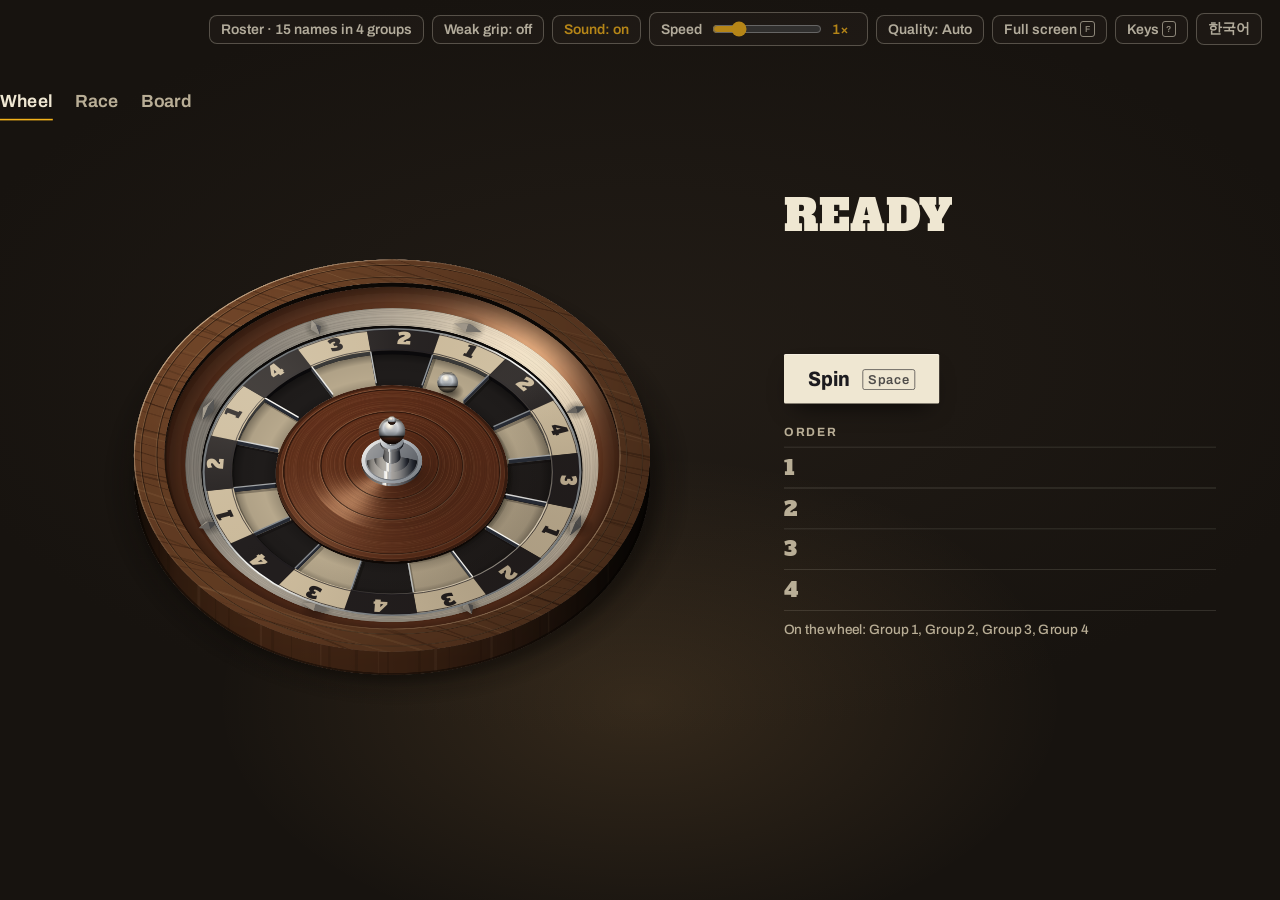
<file: index.html>
<!doctype html>
<html lang="en">
<head>
<meta charset="utf-8">
<meta name="viewport" content="width=device-width, initial-scale=1, viewport-fit=cover">
<title>Roll Call Crane</title>
<meta name="description" content="A classroom picker: a wheel or an animal race sets the group order and a crane picks one student per group, or a light board picks names one at a time.">
<link rel="preconnect" href="https://fonts.googleapis.com">
<link rel="preconnect" href="https://fonts.gstatic.com" crossorigin>
<link rel="stylesheet" href="https://fonts.googleapis.com/css2?family=Alfa+Slab+One&family=Archivo:wdth,wght@62..125,400..900&display=swap">
<link rel="stylesheet" href="css/style.css">
</head>
<body data-act="order" data-mode="wheel">

<div class="stage" id="stage" tabindex="-1">
  <section class="act-order" aria-label="Order">
    <div class="modes" role="radiogroup" aria-label="Game">
      <button role="radio" id="modeWheel" aria-checked="true" data-i18n="mode.wheel">Wheel</button>
      <button role="radio" id="modeRace" aria-checked="false" data-i18n="mode.race">Race</button>
      <button role="radio" id="modeBoard" aria-checked="false" data-i18n="mode.board">Board</button>
    </div>
    <div class="wheelbox"><canvas id="wheel" width="330" height="330" aria-label="Order wheel"></canvas></div>
    <div class="racebox"><canvas id="race" width="960" height="440" aria-label="Animal race"></canvas></div>
    <div class="boardbox" id="boardbox" role="region" aria-label="Light board">
      <div class="lb-frame">
        <div class="lb-bulbs bulbs" aria-hidden="true"></div>
        <div class="lb-grid" role="list"></div>
        <div class="lb-plate" aria-hidden="true" data-i18n="plate">ROLL CALL</div>
      </div>
      <div class="lb-tools">
        <button id="lbShuffle"><span data-i18n="btn.shuffle">Shuffle</span> <kbd>S</kbd></button>
        <button id="lbEdit" aria-pressed="false" data-i18n="btn.edit">Edit names</button>
        <button id="lbClear" data-i18n="btn.clear">Clear marks</button>
        <button id="lbRoster" data-i18n="btn.load">Load roster</button>
        <button id="lbCopy" data-i18n="btn.copy">Copy picks</button>
      </div>
    </div>
    <button class="go" id="spin"><span id="spinLabel">Spin</span> <kbd>Space</kbd></button>
  </section>

  <section class="cabinet" aria-label="Crane">
    <div class="marquee">
      <div class="bulbs" aria-hidden="true"></div>
      <div class="sign" id="sign">ROLL CALL CRANE</div>
      <div class="signsub" id="signsub">One pick per group</div>
      <div class="bulbs" aria-hidden="true"></div>
    </div>
    <div class="glass">
      <canvas id="machine" width="460" height="580" aria-label="Crane window with the current group's name cans"></canvas>
      <div class="count" id="count" aria-hidden="true"></div>
    </div>
    <div class="base">
      <div class="slot" aria-hidden="true"><i></i></div>
      <button class="start" id="start" aria-label="Start the crane now" data-i18n="btn.start">START</button>
    </div>
  </section>

  <section class="list" aria-label="Order and picks">
    <h2 id="listHead">Order</h2>
    <ol class="rows" id="rows"></ol>
    <p class="pool" id="pool"></p>
  </section>

  <section class="tray" id="lbTray" aria-label="Picked">
    <div class="tray-plate" aria-hidden="true" data-i18n="tray.picked">PICKED</div>
    <div class="tray-bed">
      <div class="tray-list" role="list"></div>
      <div class="tray-absent-wrap" hidden><div class="tray-sub" data-i18n="tray.absent">Absent</div><div class="tray-absent" role="list"></div></div>
    </div>
  </section>

  <button class="go ghost skip" id="skip" hidden><span data-i18n="btn.skip">Skip</span> <kbd>K</kbd></button>

  <div class="caption" aria-live="polite"><b id="msg" data-i18n="s.power">POWER ON</b><span id="sub"></span></div>

  <div class="board" id="board" hidden>
    <h2><span data-i18n="board.title">Roll call</span> <span id="boardDate"></span></h2>
    <ol class="rows big" id="boardRows"></ol>
    <div class="board-actions">
      <button class="go" id="copy" data-i18n="btn.copylist">Copy list</button>
      <button class="go ghost" id="again" data-i18n="btn.again">Run again</button>
    </div>
  </div>
</div>

<div class="house" id="house" aria-hidden="true"></div>
<div class="bars" aria-hidden="true"><i></i><i></i></div>
<div class="curtain" id="curtain" hidden aria-hidden="true"><i></i><i></i></div>

<div class="reveal" id="reveal" hidden role="dialog" aria-labelledby="rvFirst">
  <canvas id="portrait" width="520" height="560" aria-hidden="true"></canvas>
  <div class="rv-text">
    <div class="rv-group" id="rvGroup"></div>
    <div class="rv-name"><span id="rvFirst"></span><span id="rvLast"></span><div class="stamp" id="stamp"></div></div>
    <div class="rv-next" id="rvNext"></div>
  </div>
  <div class="rv-keys" id="rvKeys">
    <button id="here"><span data-i18n="btn.present">Present</span> <kbd>P</kbd></button>
    <button id="absent"><span data-i18n="btn.absent">Absent</span> <kbd>A</kbd></button>
    <button id="undo" hidden><span data-i18n="btn.undo">Undo</span> <kbd>Z</kbd></button>
  </div>
</div>

<nav class="teacher" aria-label="Teacher controls">
  <button id="openRoster"><span data-i18n="bar.roster">Roster</span> <span id="rosterCount"></span></button>
  <button id="hard" aria-pressed="false">Weak grip: off</button>
  <button id="sound" aria-pressed="true">Sound: on</button>
  <label class="speed" for="speed"><span data-i18n="bar.speed">Speed</span> <input type="range" id="speed" min="0.5" max="3" step="0.25" value="1"> <output id="speedOut">1×</output></label>
  <button id="quality">Quality: Auto</button>
  <button id="full"><span data-i18n="bar.full">Full screen</span> <kbd>F</kbd></button>
  <button id="keysBtn"><span data-i18n="bar.keys">Keys</span> <kbd>?</kbd></button>
  <button id="lang" lang="ko" data-i18n="bar.lang">한국어</button>
</nav>

<div class="keys" id="keys" hidden>
  <div class="keys-sheet" role="dialog" aria-label="Keys">
    <dl>
      <dt>Space</dt><dd data-i18n="keys.space">Spin · Start · Light up · Next</dd>
      <dt>K</dt><dd data-i18n="keys.k">Skip</dd>
      <dt>S</dt><dd data-i18n="keys.s">Shuffle the board</dd>
      <dt>P</dt><dd data-i18n="keys.p">Present</dd>
      <dt>A</dt><dd data-i18n="keys.a">Absent</dd>
      <dt>Z</dt><dd data-i18n="keys.z">Undo</dd>
      <dt>F</dt><dd data-i18n="keys.f">Full screen</dd>
      <dt>M</dt><dd data-i18n="keys.m">Sound</dd>
      <dt>[ ]</dt><dd data-i18n="keys.speed">Slower · faster</dd>
      <dt>R</dt><dd data-i18n="keys.r">Roster</dd>
    </dl>
    <button class="go" id="keysClose" data-i18n="btn.close">Close</button>
  </div>
</div>

<div class="modal" id="modal" hidden>
  <div class="sheet" role="dialog" aria-modal="true" aria-labelledby="rosterTitle">
    <div class="sheet-head">
      <h2 id="rosterTitle" data-i18n="r.title">Roster</h2>
      <span class="count" id="rCount"></span>
    </div>
    <div class="sheet-body">
      <div class="bar">
        <div class="stepper" aria-label="Number of groups">
          <button id="gMinus" aria-label="Fewer groups" data-i18n-label="r.fewer">−</button>
          <output id="gOut">4 groups</output>
          <button id="gPlus" aria-label="More groups" data-i18n-label="r.more">+</button>
        </div>
        <button class="btn" id="shuffle" data-i18n="r.shuffle">Shuffle names into groups</button>
        <button class="btn" id="togglePaste" aria-expanded="false" data-i18n="r.paste">Paste a list</button>
      </div>
      <div class="paste" id="paste" hidden>
        <textarea id="pasteText" spellcheck="false" placeholder="Group 1&#10;Minjun Kim&#10;Sojeong Lee&#10;Group 2&#10;Jeongseop Park"></textarea>
        <div class="bar">
          <button class="btn go" id="pasteReplace" data-i18n="r.replace">Replace roster</button>
          <button class="btn" id="pasteAdd" data-i18n="r.addto">Add to roster</button>
        </div>
      </div>
      <div class="gcols" id="gcols"></div>
      <p class="err" id="rErr" hidden></p>
    </div>
    <div class="sheet-foot">
      <button class="btn" id="rDefault">Restore class list</button>
      <div class="right">
        <button class="btn" id="rCancel" data-i18n="r.cancel">Cancel</button>
        <button class="btn go" id="rSave">Save and start over</button>
      </div>
    </div>
  </div>
</div>

<script src="lib/matter.min.js"></script>
<script src="js/sfx.js"></script>
<script src="js/art.js"></script>
<script src="js/i18n.js"></script>
<script src="js/animals/kit.js"></script>
<script src="js/animals/redpanda.js"></script>
<script src="js/animals/turtle.js"></script>
<script src="js/animals/axolotl.js"></script>
<script src="js/animals/shark.js"></script>
<script src="js/animals/pangolin.js"></script>
<script src="js/roulette.js"></script>
<script src="js/race.js"></script>
<script src="js/board.js"></script>
<script src="js/machine.js"></script>
<script src="js/roster.js"></script>
<script src="js/game.js"></script>
</body>
</html>
</file>
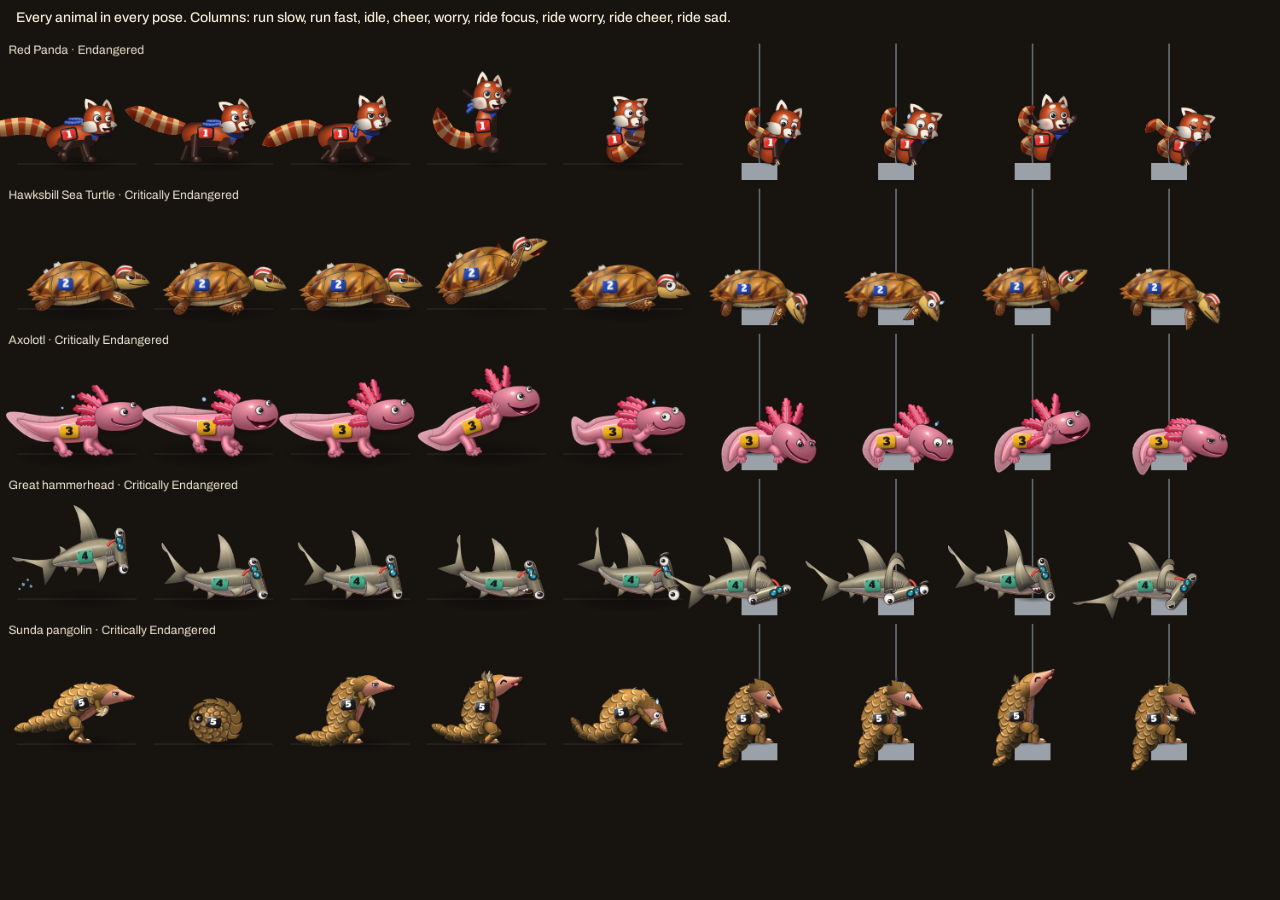
<file: tools/animals.html>
<!doctype html>
<html lang="en">
<head>
<meta charset="utf-8">
<meta name="viewport" content="width=device-width, initial-scale=1">
<title>Animal sheet</title>
<link rel="stylesheet" href="https://fonts.googleapis.com/css2?family=Alfa+Slab+One&family=Archivo:wdth,wght@62..125,400..900&display=swap">
<style>
  body{margin:0;background:#17130f;color:#efe7d2;font:500 14px Archivo,Arial,sans-serif}
  canvas{display:block;width:1500px;height:auto;max-width:100%}
  p{margin:10px 16px}
</style>
</head>
<body>
<p>Every animal in every pose. Columns: run slow, run fast, idle, cheer, worry, ride focus, ride worry, ride cheer, ride sad. <span id="missing"></span></p>
<canvas id="c" width="1500" height="900"></canvas>
<script src="../js/art.js"></script>
<script src="../js/animals/kit.js"></script>
<script src="../js/animals/redpanda.js"></script>
<script src="../js/animals/turtle.js"></script>
<script src="../js/animals/axolotl.js"></script>
<script src="../js/animals/shark.js"></script>
<script src="../js/animals/pangolin.js"></script>
<script>
  const keys = ['redpanda', 'turtle', 'axolotl', 'shark', 'pangolin'];
  const cols = [
    { mode: 'run', speed: .5 }, { mode: 'run', speed: 1.5 }, { mode: 'idle' }, { mode: 'cheer' }, { mode: 'worry' },
    { mode: 'ride', emotion: 'focus', look: 1 }, { mode: 'ride', emotion: 'worry', look: 1 }, { mode: 'ride', emotion: 'cheer', look: 0 }, { mode: 'ride', emotion: 'sad', look: .5 },
  ];
  const cv = document.getElementById('c'), g = cv.getContext('2d'), d = Math.min(2, devicePixelRatio || 1);
  cv.width = 1500 * d; cv.height = 900 * d;
  document.getElementById('missing').textContent = keys.filter(k => !ANIMALS[k]).map(k => 'missing: ' + k).join(' ');
  const bibs = [{ n: 1, bg: '#e2372c', fg: '#fff' }, { n: 2, bg: '#2447b5', fg: '#fff' }, { n: 3, bg: '#f3b21b', fg: '#1c1b1f' }, { n: 4, bg: '#46b089', fg: '#1c1b1f' }, { n: 5, bg: '#1c1b1f', fg: '#fff' }];
  let t0 = performance.now();
  function draw(now) {
    const t = (now - t0) / 1000;
    g.setTransform(d, 0, 0, d, 0, 0); g.clearRect(0, 0, 1500, 900);
    keys.forEach((k, r) => {
      const A = ANIMALS[k], y = 150 + r * 170;
      g.fillStyle = '#efe7d2'; g.font = '14px Archivo'; g.fillText(A ? `${A.name} · ${A.status}` : k + ' (missing)', 10, y - 128);
      cols.forEach((c, i) => {
        const x = 90 + i * 160;
        if (c.mode === 'ride') {   // a stand-in crane hub
          g.fillStyle = '#9aa1a8'; g.fillRect(x - 21, y, 42, 20); g.fillStyle = '#5f666d'; g.fillRect(x - 1, y - 140, 2, 140);
        } else { g.fillStyle = 'rgba(255,255,255,.06)'; g.fillRect(x - 70, y, 140, 2); }
        if (!A) return;
        g.save(); g.translate(x, y);
        try { A.draw(g, { t: t + i * .21, mode: c.mode, speed: c.speed || 1, emotion: c.emotion || 'focus', look: c.look || 0, bib: bibs[r], scale: 1 }); }
        catch (e) { g.restore(); g.save(); g.fillStyle = 'red'; g.fillText('ERR ' + e.message, x - 60, y - 40); }
        g.restore();
      });
    });
    requestAnimationFrame(draw);
  }
  requestAnimationFrame(draw);
</script>
</body>
</html>
</file>
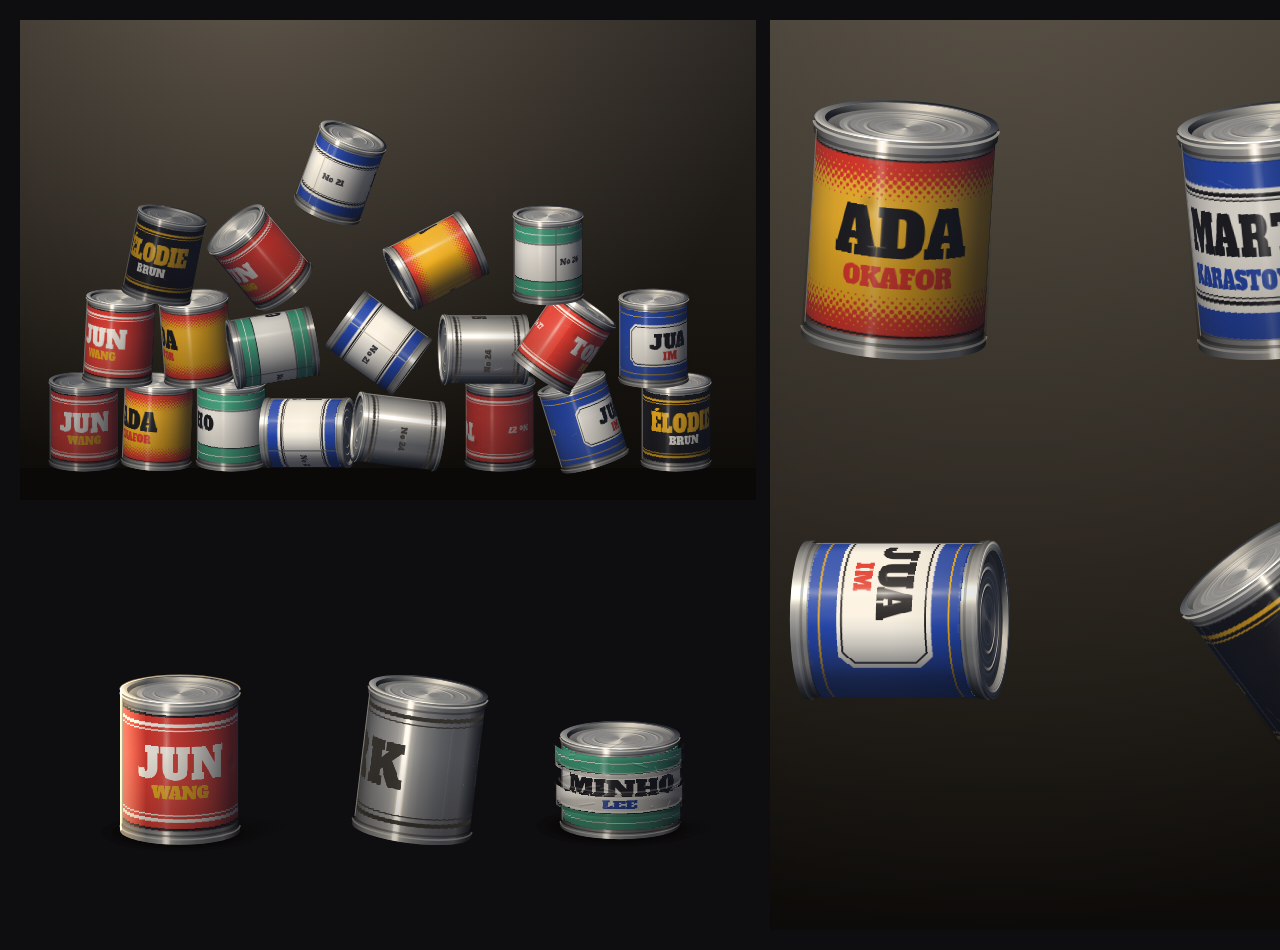
<file: tools/cans.html>
<!doctype html><meta charset="utf-8"><title>Cans</title>
<!-- preview of ART.drawCan: ?v=all | pile | close | poses | reveal (&sq=, &spin=) | machine (&m=play, &n=, &copies=, &sec=, &seed=, &cw=)
     | bench (&raf=1 times real frames; &only=moving,...); &t=seconds for the carried label -->
<link rel="stylesheet" href="https://fonts.googleapis.com/css2?family=Alfa+Slab+One&family=Archivo:wdth,wght@62..125,400..900&display=swap">
<style>html,body{margin:0;background:#0e0d10;color:#b9b2a6;font:12px Archivo,sans-serif}canvas{display:block}#o{position:fixed;right:8px;top:6px}</style>
<div id="o"></div><canvas id="c"></canvas>
<script src="../js/art.js"></script>
<script>
const q = new URLSearchParams(location.search), V = q.get('v') || 'all', T = +(q.get('t') || 1.3);
const cv = document.getElementById('c'), g = cv.getContext('2d'), dpr = Math.max(1, devicePixelRatio || 1);
const W = 1500, H = 950; cv.width = W * dpr; cv.height = H * dpr; cv.style.width = W + 'px'; cv.style.height = H + 'px';
const names = ['Jun Wang', 'Martin Karastoyanov', 'Jua Im', 'Ada Okafor', 'Seo-yeon Park', 'Élodie Brun', 'Minho Lee', 'Tomas Ruiz'];
const cans = names.map((n, i) => ({ name: n, label: i % 7, lot: String(20 + i), body: { id: i } }));
function room(x, y, w, h) {             // the machine's dark interior with the marquee lamp above
  g.save(); g.beginPath(); g.rect(x, y, w, h); g.clip();
  const b = g.createLinearGradient(0, y, 0, y + h); b.addColorStop(0, '#2a2622'); b.addColorStop(.7, '#16130f'); b.addColorStop(1, '#0d0b09');
  g.fillStyle = b; g.fillRect(x, y, w, h);
  const l = g.createRadialGradient(x + w * .32, y - h * .1, 20, x + w * .32, y - h * .1, h * 1.1);
  l.addColorStop(0, 'rgba(255,233,196,.22)'); l.addColorStop(1, 'rgba(255,233,196,0)'); g.fillStyle = l; g.fillRect(x, y, w, h);
  g.restore();
}
function pile(ox, oy, s) {              // game-size cans (44 x 58) in a settled heap, drawn at stage zoom s
  g.save(); g.translate(ox, oy); g.scale(s, s);
  room(0, 0, 460, 300);
  const fl = 280; g.fillStyle = '#0b0908'; g.fillRect(0, fl, 460, 20);
  const P = [[40, 0, 0], [86, 0, .04], [132, 0, 0], [180, 0, 1.5708], [236, 0, 1.5708 + .12], [300, 0, 3.14], [352, 0, -.3], [410, 0, 0],
    [62, 1, .05], [110, 1, -.08], [158, 1, 1.4], [224, 1, 2.2], [290, 1, -1.5708], [340, 1, .6], [396, 1, 0],
    [90, 2, .2], [150, 2, -.7], [260, 2, 1.1], [330, 2, 0], [200, 3, .35]];
  P.forEach(([x, r, a], i) => {
    const up = Math.abs(Math.cos(a)), ext = 29 * up + 22 * (1 - up);
    ART.drawCan(g, cans[(i * 3) % 8], x, fl - ext - r * 52, a, 44, 58, { spin: (i * .137) % 1, lit: i % 5 ? 1 : .55 });
  });
  g.restore();
}
function close(ox, oy, s, k, a, o) { g.save(); g.translate(ox, oy); g.scale(s, s); ART.drawCan(g, cans[k], 0, 0, a, 44, 58, o || {}); g.restore(); }
function draw() {
  g.setTransform(dpr, 0, 0, dpr, 0, 0); g.fillStyle = '#0e0d10'; g.fillRect(0, 0, W, H);
  if (V === 'pile') { pile(40, 60, 3); return; }
  if (V === 'close') { room(0, 0, W, H); close(260, 470, 7, 3, .1); close(760, 470, 7, 1, -.06, { spin: .05 }); close(1230, 470, 6, 0, .25, { labelShift: T * .35 }); return; }
  if (V === 'poses') {
    room(0, 0, W, H);
    [0, .5, 1.5708, 2.4, 3.1416, -1.5708, -.7].forEach((a, i) => close(120 + i * 210, 260, 3.2, i % 8, a, { spin: i * .1 }));
    [0, .2, .4, .6, .8].forEach((s, i) => close(160 + i * 290, 700, 4.2, (i + 2) % 8, 0, { spin: s, lit: i === 4 ? .4 : 1 }));
    return;
  }
  if (V === 'reveal') {                 // the roll-call portrait as game.js paints it: black stage, a pool of lamp light
    const sq = +(q.get('sq') || 0), spin = +(q.get('spin') || 0);
    [[0, cans[1], sq, spin], [760, cans[3], .5, .1]].forEach(([ox, can, sqz, sp]) => {
      g.save(); g.translate(ox + 60, 120); g.fillStyle = '#060506'; g.fillRect(0, 0, 520, 560);
      const beam = g.createLinearGradient(0, 0, 0, 500); beam.addColorStop(0, 'rgba(255,233,196,0)'); beam.addColorStop(1, 'rgba(255,233,196,.16)');
      g.fillStyle = beam; g.beginPath(); g.moveTo(190, 0); g.lineTo(330, 0); g.lineTo(470, 500); g.lineTo(50, 500); g.closePath(); g.fill();
      g.save(); g.translate(260, 478); g.scale(1, .3); const pool = g.createRadialGradient(0, 0, 8, 0, 0, 250);
      pool.addColorStop(0, 'rgba(255,233,196,.6)'); pool.addColorStop(1, 'rgba(255,233,196,0)'); g.fillStyle = pool; g.beginPath(); g.arc(0, 0, 250, 0, Math.PI * 2); g.fill(); g.restore();
      const w = 200, h = w * 58 / 44;
      ART.drawCan(g, can, 200, 470 - h / 2 * (1 - sqz * .7), 0, w, h, { spin: sp, squash: sqz, shadow: true, rim: 1 });
      g.restore();
    });
    return;
  }
  // all: pile at stage size on the left, three close-ups on the right
  pile(20, 20, 1.6);
  room(770, 20, 710, 910);
  close(900, 230, 4.2, 3, .06); close(1280, 230, 4.2, 1, -.1, { spin: .04 });
  close(900, 620, 3.6, 2, 1.5708, { spin: .1 }); close(1300, 640, 3.6, 5, 2.5, { spin: .3 });
  ART.drawCan(g, cans[0], 180, 760, 0, 120, 158, { shadow: true, rim: .8 });
  ART.drawCan(g, cans[4], 420, 760, .12, 120, 158, { labelShift: T * .35 });
  ART.drawCan(g, cans[6], 620, 780, 0, 120, 158, { squash: .45, shadow: true });
}
function machine() {                    // the real crane with a real pile: ?v=machine&n=16&copies=3&sec=6&seed=1
  const load = src => new Promise((ok, no) => { const s = document.createElement('script'); s.src = src; s.onload = ok; s.onerror = no; document.head.appendChild(s); });
  cv.remove();
  const mc = document.createElement('canvas'); mc.style.width = (q.get('cw') || 740) + 'px'; document.body.appendChild(mc);
  let seed = +(q.get('seed') || 1); Math.random = () => { seed = (seed * 16807) % 2147483647; return (seed - 1) / 2147483646; };
  const all = ['Jun Wang', 'Martin Karastoyanov', 'Jua Im', 'Ada Okafor', 'Seo-yeon Park', 'Élodie Brun', 'Minho Lee', 'Tomas Ruiz', 'Han Nia', 'Sungjoo Kim', 'Jae Lee', 'Minjun Kim', 'Sojeong Lee', 'Martin Lee', 'Angeon Lee', 'Tae Oh'];
  const fonts = document.fonts ? Promise.race([document.fonts.load('40px "Alfa Slab One"'), new Promise(r => setTimeout(r, 3000))]).catch(() => {}) : Promise.resolve();
  ['../lib/matter.min.js', '../js/animals/kit.js', '../js/animals/redpanda.js', '../js/machine.js'].reduce((p, s) => p.then(() => load(s)), fonts).then(() => {
    const M = Machine(mc, { sfx() {}, motor() {}, onReady() {}, onSeek() {}, onMiss() {}, onSlip() {}, onPick() {}, onBeat() {} });
    M.setRider('redpanda', { n: '1', bg: '#e2372c', fg: '#fff' });
    const ns = all.slice(0, +(q.get('n') || 8)), cp = +(q.get('copies') || 3);
    if (q.get('m') === 'play') M.play(ns, 'Group 1', cp); else M.attract(ns.flatMap(n => Array(cp).fill(n)));
    const sec = +(q.get('sec') || 5);
    for (let i = 0; i < sec * 60; i++) M.frame(1 / 60, 1 / 60);
    let f = 0; const tick = () => { M.frame(1 / 60, 1 / 60); if (++f < 40) requestAnimationFrame(tick); }; tick();
  }, e => { document.getElementById('o').textContent = 'load failed ' + e; });
}
function bench() {                      // ?v=bench: JS cost per frame of 20 cans (median and p95 ms) in four situations
  const cs = []; for (let i = 0; i < 20; i++) { const n = names[i % 8]; cs.push({ name: n, ...ART.canStyle(n), body: { id: i } }); }
  const S = {
    still: t => cs.forEach((k, i) => ART.drawCan(g, k, 60 + (i % 10) * 80, 150 + (i / 10 | 0) * 200, (i * .7) % 6.28, 44, 58, {})),
    moving: t => cs.forEach((k, i) => ART.drawCan(g, k, 60 + (i % 10) * 80, 150 + (i / 10 | 0) * 200 + Math.sin(t * 2 + i) * 20, t * .7 + i, 44, 58, { spin: (t * .2 + i * .1) % 1, lit: .5 + .5 * Math.sin(t + i) })),
    zoom3: t => { g.translate(450, 300); g.scale(3, 3); g.translate(-450, -300); cs.forEach((k, i) => ART.drawCan(g, k, 60 + (i % 10) * 80, 150 + (i / 10 | 0) * 200, t * .7 + i, 44, 58, {})); },
    carry: t => cs.forEach((k, i) => ART.drawCan(g, k, 60 + (i % 10) * 80, 150 + (i / 10 | 0) * 200, .1, 44, 58, { labelShift: t * .35 + i })),
  };
  const names2 = q.get('only') ? q.get('only').split(',') : Object.keys(S), out = [], raf = q.get('raf') === '1'; let si = 0, f = 0, ts = [], iv = [], last = 0;
  const step = () => {
    const t = f / 60, a = performance.now(); if (last) iv.push(a - last); last = a;
    g.setTransform(dpr * 1.5, 0, 0, dpr * 1.5, 0, 0); g.fillStyle = '#222'; g.fillRect(0, 0, W, H);
    S[names2[si]](t);
    ts.push(performance.now() - a);
    if (++f === 150) {
      const w = ts.slice(30).sort((x, y) => x - y);
      const v = iv.slice(30).sort((x, y) => x - y);
      out.push(`${names2[si]} med ${w[w.length >> 1].toFixed(2)} p95 ${w[Math.floor(w.length * .95)].toFixed(2)} max ${w[w.length - 1].toFixed(2)}` + (raf ? ` frame med ${v[v.length >> 1].toFixed(1)} p95 ${v[Math.floor(v.length * .95)].toFixed(1)}` : ''));
      f = 0; ts = []; iv = []; last = 0; si++;
      if (si === names2.length) { document.getElementById('o').textContent = 'RES ' + out.join(' | '); return; }
    }
    if (raf) requestAnimationFrame(step); else step();
  };
  step();
}
if (V === 'bench') bench(); else if (V === 'machine') machine(); else { draw(); for (let i = 1; i < 30; i++) setTimeout(draw, i * 70); }
</script>
</file>
<file: css/style.css>
/* Roll Call Crane.
   Layout: one 1600x900 stage scaled to the window (projector first), two acts switched by body[data-act]:
   order (wheel or race, big) and play (the crane cabinet, big). A narrow portrait window falls back to a flow layout.
   Look: lithographed tin toys under one warm lamp in a dark arcade. Light makes the edges, not outlines.
   One shadow family, soft. Radius only on physical objects. No pills, no stars, no offset shadows. */
:root{
  --room:#17130f; --room-2:#221c16; --cream:#efe7d2; --cream-2:#b9ae96; --ink:#1c1b1f; --paper:#fbf8f1;
  --lamp:#ffe9c4; --tomato:#e2372c; --cabinet:#c9332a; --cobalt:#2447b5; --mustard:#f3b21b; --mint:#46b089;
  --present:#17835c; --steel:#6b7178; --wall:#f2f1ee;
  --slab:"Alfa Slab One","Black Han Sans",Rockwell,Georgia,serif;
  --ui:"Archivo","Noto Sans KR","Malgun Gothic","Helvetica Neue",Arial,sans-serif;
  --fit:1; --drama:0; --cx:50%; --cy:50%;
  color-scheme:dark;
}
*{box-sizing:border-box}
[hidden]{display:none!important}
html,body{margin:0;height:100%}
body{
  background:
    radial-gradient(ellipse 46% 38% at 50% 78%,rgba(255,190,110,.13),transparent 72%),
    radial-gradient(ellipse 80% 60% at 50% 40%,var(--room-2),var(--room) 70%);
  background-color:var(--room);
  color:var(--cream);font-family:var(--ui);font-size:16px;line-height:1.35;overflow:hidden;
  -webkit-font-smoothing:antialiased;
}
button{font:inherit;color:inherit;background:none;border:0;padding:0;cursor:pointer}
button:disabled{opacity:.35;cursor:default}
:focus-visible{outline:2px solid var(--mustard);outline-offset:4px}
kbd{font:600 .62em/1 var(--ui);letter-spacing:.04em;padding:.2em .4em;border:1px solid currentColor;border-radius:3px;opacity:.75;vertical-align:.15em}

/* ---------- stage ---------- */
.stage{position:fixed;left:50%;top:50%;width:1600px;height:900px;transform:translate(-50%,-50%) scale(var(--fit));transform-origin:50% 50%;outline:none}
.stage>*{position:absolute}

/* order act */
.act-order{inset:0}
.modes{left:64px;top:44px;display:flex;gap:28px;font-weight:650;font-size:22px}
.modes button{padding-bottom:6px;border-bottom:2px solid transparent;color:var(--cream-2)}
.modes button[aria-checked="true"]{color:var(--cream);border-bottom-color:var(--mustard)}
.wheelbox{position:absolute;left:120px;top:110px;width:740px;height:740px}
#wheel{width:100%;height:100%;display:block;touch-action:none;cursor:grab}
#wheel.grabbing{cursor:grabbing}
.racebox{position:absolute;left:40px;top:100px;width:1520px;height:697px;display:none}
#race{width:100%;height:100%;display:block;border-radius:6px;box-shadow:0 30px 60px -30px rgba(0,0,0,.8)}
.go{font:760 26px/1 var(--ui);font-stretch:90%;padding:18px 30px;background:var(--cream);color:var(--ink);border-radius:2px;box-shadow:0 1px 0 rgba(255,255,255,.4) inset,0 14px 30px -14px rgba(0,0,0,.8)}
.go:hover{background:#fff}
.go:active{background:var(--mustard)}
.go.ghost{background:transparent;color:var(--cream);box-shadow:inset 0 0 0 1px rgba(239,231,210,.5)}
.go kbd{margin-left:10px}
#spin{position:absolute;left:980px;top:330px}

/* crane cabinet */
.cabinet{left:420px;top:10px;width:620px;height:880px;display:none;flex-direction:column;align-items:center;
  background:linear-gradient(90deg,rgba(0,0,0,.34),transparent 8%,transparent 90%,rgba(0,0,0,.4)),linear-gradient(180deg,#d8453a,var(--cabinet) 30%,#9e2820);
  border-radius:18px 18px 6px 6px;padding:14px 22px 0;
  box-shadow:inset 0 1px 0 rgba(255,255,255,.35),inset 0 -40px 60px -30px rgba(0,0,0,.5),0 40px 80px -30px rgba(0,0,0,.9)}
.cabinet::after{content:"";position:absolute;left:4%;right:4%;bottom:-26px;height:52px;background:radial-gradient(closest-side,rgba(0,0,0,.6),transparent);z-index:-1}
.marquee{position:relative;width:100%;height:118px;border-radius:12px 12px 3px 3px;overflow:hidden;
  background:radial-gradient(ellipse 70% 95% at 50% 55%,#fff6d6 0%,#f7c64a 42%,#c07a12 86%,#704007);
  box-shadow:inset 0 0 0 4px #2a1c10,inset 0 0 34px 6px rgba(80,40,0,.55),0 2px 0 rgba(255,255,255,.25)}
.marquee::after{content:"";position:absolute;inset:0;background:linear-gradient(180deg,rgba(255,255,255,.35),transparent 38%);pointer-events:none}
.sign{position:absolute;left:0;right:0;top:26px;text-align:center;font:44px/1 var(--slab);color:#2a1a08;letter-spacing:.01em;white-space:nowrap;overflow:hidden;text-overflow:ellipsis;padding-inline:24px}
.signsub{position:absolute;left:0;right:0;top:76px;text-align:center;font:700 15px/1 var(--ui);letter-spacing:.18em;text-transform:uppercase;color:#5a3a12}
.bulbs{position:absolute;left:14px;right:14px;display:flex;justify-content:space-between;height:8px}
.bulbs:first-child{top:9px}.bulbs:last-child{bottom:9px}
.bulbs i{width:7px;height:7px;border-radius:50%;background:#7a5220;box-shadow:inset 0 -1px 1px rgba(0,0,0,.5)}
.bulbs i.on{background:#fffbe6;box-shadow:0 0 8px 2px rgba(255,236,160,.9)}
.glass{position:relative;margin-top:12px;width:560px;height:706px;border-radius:4px;overflow:hidden;background:#0e0d10;
  box-shadow:0 0 0 7px #151316,0 0 0 9px rgba(255,255,255,.12),inset 0 0 0 1px rgba(255,255,255,.08)}
#machine{display:block;width:100%;height:100%}
.count{position:absolute;inset:0;display:grid;place-items:center;pointer-events:none;font:300px/1 var(--slab);color:var(--mustard);
  -webkit-text-stroke:8px #2a1a08;paint-order:stroke fill;text-shadow:0 20px 50px rgba(0,0,0,.6);opacity:0}
.count.tick{animation:tick .6s cubic-bezier(.2,0,0,1) forwards}
@keyframes tick{0%{opacity:0;transform:scale(1.25)}12%{opacity:1;transform:scale(1)}70%{opacity:1}100%{opacity:0;transform:scale(.96)}}
.base{position:relative;width:100%;flex:1;display:grid;grid-template-columns:auto auto 1fr;align-items:center;gap:22px;padding:10px 6px 12px}
.slot{width:34px;height:52px;border-radius:4px;background:linear-gradient(180deg,#d9dcdf,#8f969e);box-shadow:inset 0 1px 0 #fff,0 2px 4px rgba(0,0,0,.5);display:grid;place-items:center}
.slot i{width:4px;height:28px;border-radius:2px;background:#1c1b1f}
.start{width:74px;height:74px;border-radius:50%;font:800 13px/1 var(--ui);letter-spacing:.1em;color:#3a0906;
  background:radial-gradient(circle at 38% 32%,#ffb3a8 0,#ff5a47 22%,#c4200f 62%,#6e0e05 100%);
  box-shadow:0 0 0 5px #2a1c10,0 0 0 7px rgba(255,255,255,.15),0 8px 0 #1a0f08,0 12px 20px rgba(0,0,0,.6)}
.start:active,.start.hit{transform:translateY(6px);box-shadow:0 0 0 5px #2a1c10,0 0 0 7px rgba(255,255,255,.15),0 2px 0 #1a0f08}
.start.ready{animation:glow 1s ease-in-out infinite alternate}
@keyframes glow{to{filter:brightness(1.25) drop-shadow(0 0 14px rgba(255,90,70,.8))}}

/* list of the order and picks: typeset rows, no boxes */
.list{left:980px;top:420px;width:540px}
.list h2{margin:0 0 10px;font:700 15px var(--ui);letter-spacing:.16em;text-transform:uppercase;color:var(--cream-2)}
.rows{list-style:none;margin:0;padding:0;counter-reset:n}
.rows li{display:grid;grid-template-columns:44px 30px 1fr;align-items:baseline;gap:0 14px;padding:12px 0;border-top:1px solid rgba(239,231,210,.18);font-variant-numeric:tabular-nums}
.rows li:last-child{border-bottom:1px solid rgba(239,231,210,.18)}
.rows .n{font:26px/1 var(--slab);color:var(--cream-2)}
.rows .g{display:inline-grid;place-items:center;width:28px;height:28px;border-radius:50%;font:14px/1 var(--slab);align-self:center}
.rows .who{font:720 26px/1.15 var(--ui);font-stretch:85%;color:var(--cream);overflow-wrap:anywhere}
.rows .who.wait{font-weight:450;color:var(--cream-2)}
.rows .abs{grid-column:3;font:500 16px var(--ui);color:#8f8676}
.rows .abs s{text-decoration-thickness:1px}
.rows li.cur .n{color:var(--mustard)}
.rows li.cur .who{color:var(--mustard)}
.rows li.pop{animation:pop .5s cubic-bezier(.2,0,0,1)}
@keyframes pop{from{background:rgba(243,178,27,.22)}to{background:transparent}}
.pool{margin:14px 0 0;font:500 17px var(--ui);color:var(--cream-2)}

/* caption: the operator's line */
.caption{left:980px;top:130px;width:560px;display:grid;gap:10px}
.caption b{font:54px/1 var(--slab);color:var(--cream);letter-spacing:.01em;min-height:54px}
.caption span{font:500 24px/1.3 var(--ui);color:var(--cream-2);max-width:30ch}

/* play act */
body[data-act="play"] .act-order,body[data-act="done"] .act-order{display:none}
body[data-act="play"] .cabinet,body[data-act="done"] .cabinet{display:flex}
body[data-act="play"] .caption{left:52px;top:150px;width:340px}
body[data-act="play"] .caption b{font-size:40px;min-height:80px}
body[data-act="play"] .caption span{font-size:21px}
body[data-act="play"] .list{left:1100px;top:110px;width:440px}
body[data-mode="race"] .wheelbox{display:none}
body[data-mode="race"] .racebox{display:block}
body[data-mode="race"][data-act="order"] .list{display:none}
body[data-mode="race"][data-act="order"] .caption{left:64px;top:812px;width:1100px;grid-template-columns:auto 1fr;align-items:baseline;gap:22px}
body[data-mode="race"][data-act="order"] .caption b{font-size:36px;min-height:0}
body[data-mode="race"][data-act="order"] .caption span{font-size:20px;max-width:none}
body[data-mode="race"] #spin{left:auto;right:40px;top:806px}
body[data-mode="race"] .modes{top:34px}

/* board at the end */
.board{inset:0;padding:80px 120px;background:var(--room);display:block}
.board h2{margin:0 0 30px;font:64px/1 var(--slab);color:var(--cream)}
.board h2 span{font:500 24px var(--ui);color:var(--cream-2);margin-left:20px;vertical-align:.4em}
.rows.big li{grid-template-columns:70px 44px 1fr;padding:18px 0}
.rows.big .n{font-size:40px}
.rows.big .g{width:40px;height:40px;font-size:18px}
.rows.big .who{font-size:48px}
.rows.big .abs{font-size:20px}
.board-actions{display:flex;gap:18px;margin-top:40px}

/* house lights and letterbox follow the camera */
.house{position:fixed;inset:0;pointer-events:none;z-index:5;opacity:0;will-change:opacity;
  background:radial-gradient(ellipse 34% 60% at var(--cx,50%) var(--cy,50%),transparent 60%,rgba(6,5,4,.78) 100%)}
.bars i{position:fixed;left:0;right:0;height:6vh;background:#050405;z-index:6;pointer-events:none;transform:scaleY(0);will-change:transform}
.bars i:first-child{top:0;transform-origin:50% 0}.bars i:last-child{bottom:0;transform-origin:50% 100%}

/* reveal: the name takes the whole room */
.reveal{position:fixed;inset:0;z-index:30;background:radial-gradient(ellipse 60% 70% at 30% 55%,#2a2119,#0d0b0a 70%);display:grid;grid-template-columns:minmax(0,.9fr) minmax(0,1.3fr);align-items:center;gap:2vw;padding:6vh 6vw;animation:cut .25s linear}
@keyframes cut{from{opacity:0}to{opacity:1}}
#portrait{width:100%;max-height:78vh;height:auto;aspect-ratio:520/560;display:block;justify-self:center}
.rv-text{min-width:0}
.rv-group{display:flex;align-items:center;gap:14px;font:600 clamp(18px,2.2vw,34px) var(--ui);color:var(--cream-2);min-height:1.4em}
.rv-group .g{display:inline-grid;place-items:center;width:1.4em;height:1.4em;border-radius:50%;font:clamp(14px,1.6vw,24px)/1 var(--slab)}
.rv-name{margin-top:1.5vh;color:#fff;line-height:.92}
#rvFirst{display:block;font:880 clamp(56px,10.5vw,190px)/.92 var(--ui);white-space:nowrap;opacity:0}
#rvLast{display:block;font:640 clamp(34px,5.6vw,104px)/1 var(--ui);color:var(--cream);white-space:nowrap;opacity:0;margin-top:1vh}
#rvFirst.in,#rvLast.in{animation:namein .42s cubic-bezier(.2,0,0,1) forwards}
@keyframes namein{from{opacity:0;transform:translateY(.12em)}to{opacity:1;transform:none}}
.rv-next{margin-top:4vh;font:500 clamp(16px,1.6vw,26px) var(--ui);color:var(--cream-2);min-height:1.3em}
.rv-next .bar{display:block;height:3px;margin-top:10px;background:var(--mustard);transform-origin:0 50%}
.rv-go{display:inline-flex;align-items:center;gap:14px;padding:14px 26px;border:2px solid var(--mustard);border-radius:10px;background:rgba(243,178,27,.08);
  font:700 clamp(18px,1.7vw,28px) var(--ui);color:#f6d68a;animation:goin .35s cubic-bezier(.2,0,0,1) both}
.rv-go:hover{background:rgba(243,178,27,.18);color:#fff}
.rv-go kbd{font:600 .62em var(--ui);padding:3px 8px;border:1px solid currentColor;border-radius:5px;opacity:.8}
@keyframes goin{from{opacity:0;transform:translateY(8px)}to{opacity:1;transform:none}}
/* the curtain between acts: two shutters meet in the middle and part again */
.curtain{position:fixed;inset:0;z-index:45;pointer-events:none}
.curtain i{position:absolute;left:0;right:0;height:50.5%;background:linear-gradient(180deg,#0b0908,#16110d);transform:scaleY(0);will-change:transform}
.curtain i:first-child{top:0;transform-origin:50% 0;box-shadow:inset 0 -3px 0 var(--mustard),0 6px 26px rgba(0,0,0,.6)}
.curtain i:last-child{bottom:0;transform-origin:50% 100%;box-shadow:inset 0 3px 0 var(--mustard),0 -6px 26px rgba(0,0,0,.6)}
.rv-keys{position:fixed;right:4vw;bottom:4vh;display:flex;gap:16px;font:700 20px var(--ui);color:var(--cream);opacity:0;transition:opacity .4s}
.rv-keys.on{opacity:1}
.rv-keys button{padding:14px 24px;border:2px solid rgba(239,231,210,.55);border-radius:10px;background:rgba(239,231,210,.06);display:inline-flex;align-items:center;gap:10px}
.rv-keys button:hover{background:rgba(239,231,210,.14);color:#fff}
.rv-keys #here{border-color:#46e0a0;color:#7ef0c0}
.rv-keys #absent{border-color:#ff6a55;color:#ff8a78}
.rv-name{position:relative}
.stamp{position:absolute;left:46%;top:52%;z-index:3;font:clamp(44px,6.4vw,110px)/1 var(--slab);padding:.1em .3em .04em;border:.09em solid currentColor;border-radius:.12em;transform:translate(-50%,-50%) rotate(-11deg);opacity:0;pointer-events:none;white-space:nowrap;
  background:rgba(10,8,9,.55);box-shadow:0 0 0 .04em rgba(10,8,9,.4),0 12px 30px rgba(0,0,0,.5);text-shadow:0 2px 0 rgba(0,0,0,.35)}
.stamp.ok{color:#46e0a0}.stamp.no{color:#ff5a47}
.stamp.go{animation:stamp .22s cubic-bezier(.3,1.4,.6,1) forwards}
@keyframes stamp{0%{opacity:0;transform:translate(-50%,-50%) rotate(-18deg) scale(2.4)}100%{opacity:.95;transform:translate(-50%,-50%) rotate(-11deg) scale(1)}}

/* teacher controls: small, out of the way */
.teacher{position:fixed;right:18px;top:12px;z-index:40;display:flex;align-items:center;justify-content:flex-end;gap:8px;flex-wrap:wrap;font:600 14px var(--ui);color:var(--cream);opacity:.72;transition:opacity .3s}
.teacher>button,.teacher>.speed{padding:6px 11px;border:1px solid rgba(239,231,210,.38);border-radius:8px;background:rgba(239,231,210,.04)}
.teacher>button:hover,.teacher>.speed:hover{border-color:rgba(239,231,210,.75);background:rgba(239,231,210,.1)}
.speed{display:inline-flex;align-items:center;gap:8px;cursor:pointer}
.speed input{width:110px;accent-color:var(--mustard);cursor:pointer}
.speed output{min-width:3ch;font-variant-numeric:tabular-nums;color:var(--mustard)}
.teacher:hover,.teacher:focus-within{opacity:1}
.teacher button[aria-pressed="true"]{color:var(--mustard)}
body.presenting.idle .teacher{opacity:0}
body.presenting.idle{cursor:none}
body.lightsdown .teacher{opacity:.12}

/* keys overlay */
.keys{position:fixed;inset:0;z-index:50;background:rgba(5,4,5,.8);display:grid;place-items:center;padding:24px}
.keys-sheet{background:var(--paper);color:var(--ink);padding:36px 44px;max-width:640px;width:100%}
.keys dl{display:grid;grid-template-columns:90px 1fr;gap:12px 20px;margin:0 0 26px;font:500 18px var(--ui)}
.keys dt{font:18px var(--slab)}
.keys .go{background:var(--ink);color:var(--paper)}

/* ---------- light board (Board mode): a walnut frame of enamel name tiles, tilted toward the room ---------- */
.boardbox{display:none;position:absolute;left:52px;top:92px;width:1010px;height:760px;perspective:1400px;perspective-origin:50% -10%}
.lb-frame{position:absolute;left:0;right:0;top:0;bottom:66px;transform:rotateX(17deg);transform-origin:50% 100%;border-radius:16px;
  background:
    radial-gradient(ellipse 70% 55% at 28% 8%,rgba(255,214,160,.26),transparent 62%),
    repeating-linear-gradient(91deg,rgba(0,0,0,.11) 0 2px,transparent 2px 7px,rgba(255,236,210,.05) 7px 8px,transparent 8px 14px),
    linear-gradient(180deg,#7d4626,#5b2f17 52%,#3b1d0d);
  box-shadow:inset 0 2px 0 rgba(255,220,180,.38),inset 0 0 0 3px rgba(40,18,6,.55),inset 0 -8px 16px rgba(0,0,0,.5),0 34px 60px -22px rgba(0,0,0,.9),0 70px 100px -50px rgba(0,0,0,.75)}
.lb-frame::before{content:"";position:absolute;left:6px;right:6px;bottom:-18px;height:18px;border-radius:0 0 14px 14px;background:linear-gradient(180deg,#3d1e0c,#1c0d05)}
.lb-frame::after{content:"";position:absolute;left:4%;right:4%;bottom:-46px;height:40px;z-index:-1;background:radial-gradient(closest-side,rgba(0,0,0,.65),transparent)}
.lb-grid::before{content:"";position:absolute;inset:0;z-index:3;pointer-events:none;border-radius:6px;mix-blend-mode:multiply;background:radial-gradient(ellipse 100% 120% at 24% -6%,#fffaf0,#ece4d8 45%,#8d8379)}
.socket{border-radius:4px;background:linear-gradient(162deg,#1a1615,#0f0c0c);box-shadow:inset 0 2px 5px rgba(0,0,0,.85),inset 0 -1px 0 rgba(255,220,180,.05)}
.lb-grid{position:absolute;left:32px;right:32px;top:34px;bottom:56px;display:grid;grid-template-columns:repeat(var(--cols,6),minmax(0,1fr));grid-template-rows:repeat(var(--rows,3),minmax(0,1fr));gap:7px;padding:8px;
  background:#0d0a09;border-radius:6px;box-shadow:inset 0 4px 10px rgba(0,0,0,.95),0 1px 0 rgba(255,220,180,.22)}
.lb-grid::after{content:"";position:absolute;inset:0;pointer-events:none;border-radius:6px;z-index:4;
  background:linear-gradient(112deg,rgba(255,255,255,.11),transparent 28%,transparent 66%,rgba(255,255,255,.05) 78%,transparent 86%)}
.lb-frame .lb-bulbs{left:46px;right:46px;top:12px}
.lb-plate{position:absolute;left:50%;bottom:14px;transform:translateX(-50%);white-space:nowrap;padding:6px 34px 4px;font:17px/1 var(--slab);letter-spacing:.22em;color:#4a3214;
  background:linear-gradient(180deg,#d9b469,#a87b33 55%,#7a5520);border-radius:2px;text-shadow:0 1px 0 rgba(255,236,190,.55),0 -1px 0 rgba(40,24,6,.35);
  box-shadow:inset 0 1px 0 rgba(255,236,190,.45),inset 0 -1px 0 rgba(40,24,6,.4),0 1px 0 rgba(0,0,0,.5)}
.tile{position:relative;display:grid;place-items:center;min-width:0;min-height:0;border-radius:4px;overflow:hidden;padding:6px 8px;
  transition:background .1s,box-shadow .1s,transform .12s}
.tile.light{background:linear-gradient(162deg,#fcf5e4,#ecdcbb 55%,#d8c398);color:#2a2024;
  box-shadow:inset 0 1px 0 #fff,inset 2px 0 0 rgba(255,255,255,.45),inset 0 -3px 0 rgba(96,66,32,.32),0 2px 0 #6c5739,0 4px 6px rgba(0,0,0,.65)}
.tile.dark{background:linear-gradient(162deg,#3a3332,#211c1d 58%,#141113);color:#efe3c8;
  box-shadow:inset 0 1px 0 rgba(255,255,255,.2),inset 2px 0 0 rgba(255,255,255,.06),inset 0 -3px 0 rgba(0,0,0,.55),0 2px 0 #060405,0 4px 6px rgba(0,0,0,.65)}
.nm{display:grid;justify-items:center;text-align:center;line-height:1;max-width:100%;min-width:0}
.nm b{font:400 var(--tf,22px)/1.02 var(--slab);white-space:nowrap;overflow:hidden;text-overflow:ellipsis;max-width:100%}
.nm small{font:700 calc(var(--tf,22px) * .46)/1.15 var(--ui);letter-spacing:.09em;text-transform:uppercase;opacity:.72;margin-top:.3em;white-space:nowrap;overflow:hidden;text-overflow:ellipsis;max-width:100%}
.tile .bulb{position:absolute;top:6px;left:7px;width:7px;height:7px;border-radius:50%;background:radial-gradient(circle at 35% 30%,#fff 0 14%,#a5916d 45%,#4a3b29);box-shadow:0 1px 1px rgba(0,0,0,.5)}
.tile.lit{background:radial-gradient(ellipse 85% 95% at 50% 42%,#fffbe8 0%,#ffe390 34%,#f4ab20 74%,#b46a06);color:#2a1606;transform:translateZ(10px) scale(1.045);z-index:5;
  box-shadow:0 0 0 1px rgba(255,242,196,.95),0 0 30px 8px rgba(255,186,64,.72),inset 0 0 20px rgba(255,255,255,.6)}
.tile.lit .bulb{background:#fffbe8;box-shadow:0 0 10px 4px rgba(255,236,160,.95)}
.tile.trail{z-index:4;box-shadow:0 0 16px 4px rgba(255,186,64,.38),inset 0 0 0 1px rgba(255,220,150,.4)}
.tile.win{animation:winglow .55s ease-in-out infinite alternate}
@keyframes winglow{from{box-shadow:0 0 0 1px rgba(255,242,196,.95),0 0 30px 8px rgba(255,186,64,.72),inset 0 0 20px rgba(255,255,255,.6)}to{box-shadow:0 0 0 3px #fff6d6,0 0 56px 18px rgba(255,200,90,.95),inset 0 0 26px rgba(255,255,255,.85)}}
.tile.here::after,.tile.absent::after{content:"";position:absolute;inset:0;background:rgba(12,9,8,.6);z-index:1}
.tile.absent::after{background:rgba(12,9,8,.74)}
.tile.absent .nm b,.tile.absent .nm small{text-decoration:line-through;text-decoration-thickness:2px}
.tile .mark{position:absolute;right:7px;bottom:6px;z-index:2;font:400 calc(var(--tf,22px) * .62)/1 var(--slab);padding:.12em .32em .04em;border:2px solid currentColor;border-radius:3px;transform:rotate(-8deg);color:#ff6a55;background:rgba(12,9,8,.35)}
.tile.here .mark{color:#ffd166}
.tile .del{position:absolute;top:4px;right:5px;z-index:3;width:24px;height:24px;border-radius:50%;background:rgba(12,9,8,.7);color:#fff;font-size:16px;line-height:1}
.tile .del:hover{background:var(--tomato)}
.tile.add{background:transparent;border:2px dashed rgba(239,231,210,.42);box-shadow:none}
.tile.add input{width:100%;height:100%;min-width:0;background:transparent;border:0;color:var(--cream);text-align:center;font:600 calc(var(--tf,22px) * .62) var(--ui)}
.tile.add input:focus{outline:none}
.tile.add:focus-within{border-color:var(--mustard)}
.lb-tools{position:absolute;left:0;right:0;bottom:0;display:flex;justify-content:center;gap:10px;font:600 16px var(--ui);color:var(--cream)}
.lb-tools button{padding:8px 14px;border:1px solid rgba(239,231,210,.4);border-radius:8px;background:rgba(239,231,210,.04)}
.lb-tools button:hover{border-color:rgba(239,231,210,.8);background:rgba(239,231,210,.1)}
.lb-tools button:disabled{opacity:.35}
.lb-tools button[aria-pressed="true"]{color:var(--mustard)}
.lb-tools button.arm{color:#ff8a78;border-color:#ff6a55}
body[data-mode="board"] .wheelbox,body[data-mode="board"] .racebox{display:none}
body[data-mode="board"] .boardbox{display:block}
body[data-mode="board"] .caption{left:1112px;top:118px;width:440px}
body[data-mode="board"] #spin{left:1112px;top:300px}
/* skip: takes the main button's place while something plays */
.skip{left:980px;top:330px;z-index:2}
body[data-mode="race"][data-act="order"] .skip{left:auto;right:40px;top:792px;font-size:22px;padding:12px 24px}
body[data-mode="board"][data-act="order"] .skip{left:1112px;top:300px}
body[data-act="play"] .skip{left:52px;top:360px}
body.canskip[data-act="order"] #spin{visibility:hidden}
body[data-mode="board"] .list{left:1112px;top:400px;width:440px}
body[data-mode="board"] #hard{display:none}
body.flow .boardbox,body.flow[data-mode="board"] .boardbox{position:relative;left:auto;top:auto;width:100%;height:auto;aspect-ratio:.8}
body.flow .lb-frame{bottom:92px;border-radius:12px}
body.flow .boardbox{perspective:610px}
body.flow .nm small{font-size:max(8.5px,calc(var(--tf) * .46));letter-spacing:.04em}
body.flow .tile .mark{font-size:max(10px,calc(var(--tf) * .62))}
body.flow .teacher>button,body.flow .teacher>.speed{padding:4px 8px}
body.flow .lb-grid{left:12px;right:12px;top:26px;bottom:40px;gap:5px;padding:5px}
body.flow .lb-frame .lb-bulbs{left:24px;right:24px;top:9px}
body.flow .lb-plate{font-size:11px;letter-spacing:.18em;padding:5px 14px 3px;bottom:9px;white-space:nowrap}
body.flow .lb-tools{font-size:13px;gap:6px;flex-wrap:wrap;white-space:nowrap}
body.flow .lb-tools button{padding:6px 10px}

/* the picked tray: a walnut box with a felt bed beside the board */
.tray{display:none;left:1112px;top:392px;width:440px;height:476px;border-radius:12px;padding:40px 16px 16px;
  background:
    radial-gradient(ellipse 70% 55% at 28% 6%,rgba(255,214,160,.24),transparent 62%),
    repeating-linear-gradient(91deg,rgba(0,0,0,.11) 0 2px,transparent 2px 7px,rgba(255,236,210,.05) 7px 8px,transparent 8px 14px),
    linear-gradient(180deg,#7d4626,#5b2f17 52%,#3b1d0d);
  box-shadow:inset 0 2px 0 rgba(255,220,180,.38),inset 0 0 0 3px rgba(40,18,6,.55),0 30px 50px -22px rgba(0,0,0,.9)}
.tray-plate{position:absolute;left:50%;top:10px;transform:translateX(-50%);padding:6px 22px 4px;font:15px/1 var(--slab);letter-spacing:.22em;color:#3a2410;white-space:nowrap;
  background:linear-gradient(180deg,#f6dc96,#cf9f44 55%,#9b6a20);border-radius:3px;box-shadow:inset 0 1px 0 rgba(255,255,255,.65),0 2px 4px rgba(0,0,0,.6)}
.tray-bed{height:100%;overflow:auto;border-radius:6px;padding:10px;
  background:radial-gradient(ellipse 90% 70% at 35% 20%,#2c4a3a,#1a2e24 70%,#12211a);box-shadow:inset 0 4px 12px rgba(0,0,0,.85),inset 0 0 0 1px rgba(0,0,0,.5)}
.tray-list{display:grid;gap:7px;grid-template-columns:minmax(0,1fr)}
.tray-list.two{grid-template-columns:repeat(2,minmax(0,1fr))}
.tray-list.three{grid-template-columns:repeat(3,minmax(0,1fr))}
.tray.dense .tray-absent{grid-template-columns:repeat(3,minmax(0,1fr))}
.tray.dense .tray-absent .tile.mini{height:30px;--tf:13px}
.tray-list .tile.mini{height:54px;--tf:24px}
.tray-list.two .tile.mini{height:46px;--tf:20px}
.tray-list.three .tile.mini{height:38px;--tf:15px;padding:0 8px;gap:6px}
.tray-list.three .tile.mini .nm small{display:none}
.tray-sub{margin:14px 2px 6px;font:700 12px var(--ui);letter-spacing:.16em;text-transform:uppercase;color:rgba(239,231,210,.6)}
.tray-absent{display:grid;gap:6px;grid-template-columns:repeat(2,minmax(0,1fr))}
.tile.mini{display:flex;align-items:center;justify-content:flex-start;gap:10px;height:42px;padding:0 12px;--tf:19px;
  background:linear-gradient(162deg,#fcf5e4,#ecdcbb 55%,#d8c398);color:#2a2024;
  box-shadow:inset 0 1px 0 #fff,inset 0 -3px 0 rgba(96,66,32,.32),0 2px 0 #6c5739,0 4px 6px rgba(0,0,0,.6)}
.tile.mini .bulb{display:none}
.tile.mini .nm{display:flex;align-items:baseline;gap:.4em;justify-items:start;min-width:0}
.tile.mini .nm small{margin-top:0}
.tray .tile.here::after{display:none}
.tray .tile.mini .mark{position:static;transform:rotate(-6deg);flex:none;font-size:15px;color:#b4261a;background:transparent;border-width:2px}
.tray .tile.mini.absent{height:34px;--tf:15px;background:linear-gradient(162deg,#3a3332,#211c1d);color:#9d9285}
.tray .tile.mini.absent::after{display:none}
.tile.landed{animation:landed .45s cubic-bezier(.2,1.6,.4,1)}
@keyframes landed{0%{transform:scale(1.12)}100%{transform:none}}
.tile.flying{position:fixed;z-index:45;margin:0;pointer-events:none;transform-origin:0 0;
  box-shadow:0 30px 50px rgba(0,0,0,.6),0 0 34px 8px rgba(255,190,80,.55)}
.tile.flying .del{display:none}
body[data-mode="board"] .tray{display:block}
body[data-mode="board"] .list{display:none}
body.flow .tray,body.flow[data-mode="board"] .tray{position:relative;left:auto;top:auto;width:100%;height:auto;min-height:160px;max-height:none}
body.flow .tray-bed{height:auto;min-height:100px}

/* ---------- roster sheet: a register, hairline rules ---------- */
.modal{position:fixed;inset:0;z-index:60;background:rgba(14,13,16,.62);display:grid;place-items:center;padding:16px}
.sheet{width:min(1040px,100%);max-height:calc(100vh - 32px);overflow:auto;background:var(--paper);color:var(--ink);font-family:var(--ui);box-shadow:0 40px 90px -30px rgba(0,0,0,.6)}
.sheet:focus{outline:none}
.sheet.shake{animation:rshake .32s}
@keyframes rshake{25%{transform:translateX(-6px)}50%{transform:translateX(5px)}75%{transform:translateX(-3px)}}
.sheet-head{position:sticky;top:0;z-index:2;display:flex;flex-wrap:wrap;align-items:baseline;justify-content:space-between;gap:6px 16px;padding:18px 22px 12px;background:var(--paper);border-bottom:1px solid var(--ink)}
.sheet-head h2{margin:0;font:800 22px/1 var(--ui);font-stretch:112%}
.sheet-head .count{font-size:14px;font-variant-numeric:tabular-nums}
.sheet-body{padding:10px 22px 6px;display:grid;gap:10px}
.bar{display:flex;flex-wrap:wrap;gap:4px 20px;align-items:center}
.stepper{display:inline-flex;align-items:center;gap:6px}
.stepper output{font-size:14px;min-width:64px;text-align:center;font-variant-numeric:tabular-nums}
.stepper button,.btn{font:600 14px/1 var(--ui);background:none;border:0;border-bottom:1px solid transparent;padding:8px 2px;color:var(--ink);cursor:pointer}
.stepper button{font-size:18px;width:28px}
.btn:hover,.stepper button:hover{border-bottom-color:var(--ink)}
.btn:active,.stepper button:active{background:var(--ink);color:var(--paper)}
.btn:disabled,.stepper button:disabled{opacity:.3;cursor:default;border-bottom-color:transparent}
.hint{margin:0;color:var(--steel);font-size:13px}
.paste{display:grid;gap:6px;border-top:1px solid var(--ink);border-bottom:1px solid var(--ink);padding:10px 0}
.paste textarea{width:100%;min-height:140px;resize:vertical;font:400 15px/1.5 var(--ui);border:0;background:var(--wall);padding:8px 10px;box-sizing:border-box}
.gcols{display:grid;grid-template-columns:repeat(auto-fill,minmax(200px,1fr));border-top:1px solid var(--ink)}
.gcol{display:flex;flex-direction:column;gap:8px;padding:12px 14px 16px;border-right:1px solid rgba(28,27,31,.22);min-width:0;transition:background .12s}
.gcol.over{background:#fff1d2}
.ghead{display:flex;align-items:center;gap:8px}
.gbar{flex:none;width:3px;height:20px;background:var(--g)}
.ghead input{flex:1;min-width:0;font:700 17px/1.2 var(--ui);color:var(--ink);border:0;border-bottom:1px solid transparent;background:none;padding:2px 0}
.ghead input:focus{outline:none;border-bottom-color:var(--ink)}
.ghead .ct{font-size:12px;color:var(--steel);white-space:nowrap;font-variant-numeric:tabular-nums}
.apick{display:grid;gap:2px}
.aprev{display:block}
.acap{display:grid;gap:1px;min-height:32px}
.aname{font-weight:700;font-size:14px;line-height:1.15}
.astat{font-size:11px;color:var(--steel)}
.aopts{display:grid;grid-template-columns:repeat(5,1fr);margin-top:4px;border-top:1px solid rgba(28,27,31,.16)}
.aopt{position:relative;display:block;min-width:0;background:none;border:0;border-bottom:2px solid transparent;padding:3px 0 2px;cursor:pointer;opacity:.55}
.aopt:hover,.aopt:focus-visible{opacity:1;outline:none;background:rgba(28,27,31,.045)}
.aopt.on{opacity:1;border-bottom-color:var(--ink)}
.aopt canvas{display:block}
.aopt .held{position:absolute;top:2px;right:3px;font:700 10px/1 var(--ui);color:var(--steel)}
.aopt.noart{font:600 11px/1.1 var(--ui);padding:6px 2px;overflow-wrap:anywhere}
.names{display:flex;flex-direction:column;min-height:28px}
.nchip{display:flex;align-items:baseline;justify-content:space-between;gap:6px;font-size:15px;padding:5px 0;border-bottom:1px solid rgba(28,27,31,.1);cursor:grab;touch-action:none;user-select:none}
.nchip span{overflow:hidden;text-overflow:ellipsis;white-space:nowrap}
.nchip:focus{outline:none;background:rgba(28,27,31,.05)}
.nchip.away span{color:var(--steel);text-decoration:line-through}
.nchip .x{flex:none;font:500 12px var(--ui);color:var(--steel);background:none;border:0;padding:0 0 0 6px;cursor:pointer;opacity:0}
.nchip:hover .x,.nchip:focus .x{opacity:1}
.nchip .x:hover{color:var(--tomato)}
@media (hover:none){.nchip .x{opacity:.6}}
.nchip.ghost{position:fixed;z-index:70;pointer-events:none;background:var(--paper);padding:5px 12px;border:0;box-shadow:0 12px 28px -8px rgba(0,0,0,.35)}
.nchip.lifted{opacity:.3}
.add{display:flex;gap:8px;align-items:baseline;border-bottom:1px solid var(--ink);margin-top:2px}
.add input{flex:1;min-width:0;font:400 15px var(--ui);color:var(--ink);border:0;background:none;padding:6px 0}
.add input:focus{outline:none}
.add button{font:600 13px var(--ui);background:none;border:0;cursor:pointer;padding:6px 0}
.err{color:var(--tomato);font-size:14px;margin:0}
.sheet-foot{position:sticky;bottom:0;display:flex;flex-wrap:wrap;gap:10px 22px;justify-content:space-between;align-items:center;padding:10px 22px;background:var(--paper);border-top:1px solid var(--ink)}
.sheet-foot .right{display:flex;gap:22px;align-items:center}
#rSave{font-weight:800;text-align:right}
#rSave small{display:block;font-weight:500;font-size:11px;color:var(--tomato);margin-top:4px}
#rDefault.arm{color:var(--tomato)}

/* ---------- narrow portrait windows: flow layout instead of the scaled stage ---------- */
body.flow{overflow:auto}
body.flow .stage{position:static;transform:none;width:auto;height:auto;display:flex;flex-direction:column;gap:18px;padding:18px 16px 90px}
body.flow .stage>*{position:static}
body.flow .act-order{order:0}
body.flow .caption{order:1}
body.flow .cabinet{order:2}
body.flow .list{order:3}
body.flow .tray{order:3}
body.flow .teacher{left:0;right:0;top:auto;bottom:0;padding:10px 16px calc(10px + env(safe-area-inset-bottom,0px));background:var(--room);opacity:.95;gap:10px 18px}
body.flow .stage{padding-bottom:190px}
body.flow .act-order{display:flex;flex-direction:column;gap:16px}
body.flow .wheelbox{position:static;width:100%;height:auto;aspect-ratio:1}
body.flow .racebox{position:static;width:100%;height:auto;aspect-ratio:960/440}
body.flow #spin,body.flow body[data-mode="race"] #spin{position:static;align-self:flex-start}
body.flow .caption,body.flow[data-act="play"] .caption,body.flow[data-mode="race"][data-act="order"] .caption{width:auto;display:grid;grid-template-columns:1fr;gap:6px}
body.flow .caption b,body.flow[data-act="play"] .caption b{font-size:30px;min-height:0}
body.flow .caption span{font-size:17px}
body.flow .cabinet{width:100%;height:auto;padding:10px 10px 0;border-radius:14px 14px 4px 4px}
body.flow .glass{width:100%;height:auto;aspect-ratio:460/580}
body.flow .sign{font-size:30px;top:24px}
body.flow .signsub{top:62px;font-size:12px}
body.flow .marquee{height:96px}
body.flow .list,body.flow[data-act="play"] .list{width:auto}
body.flow .rows .who{font-size:21px}
body.flow .board{position:fixed;inset:0;z-index:20;overflow:auto;padding:40px 20px}
body.flow .rows.big .who{font-size:28px}
body.flow .reveal{grid-template-columns:1fr;align-content:center;padding:4vh 6vw 14vh}
body.flow #portrait{max-height:38vh;width:auto}
body.flow .count{font-size:160px}
body.flow .stage>.skip{position:static;order:1;align-self:flex-start;font-size:20px;padding:14px 22px}
body.flow[data-act="play"] .stage>.skip{order:2}
body.flow.canskip[data-act="order"] #spin{display:none}
body.flow .teacher{z-index:25}

@media (prefers-reduced-motion:reduce){
  .count.tick,.rows li.pop,.reveal,.stamp.go,#rvFirst.in,#rvLast.in{animation-duration:.01s}
  .start.ready{animation:none}
}
</file>
